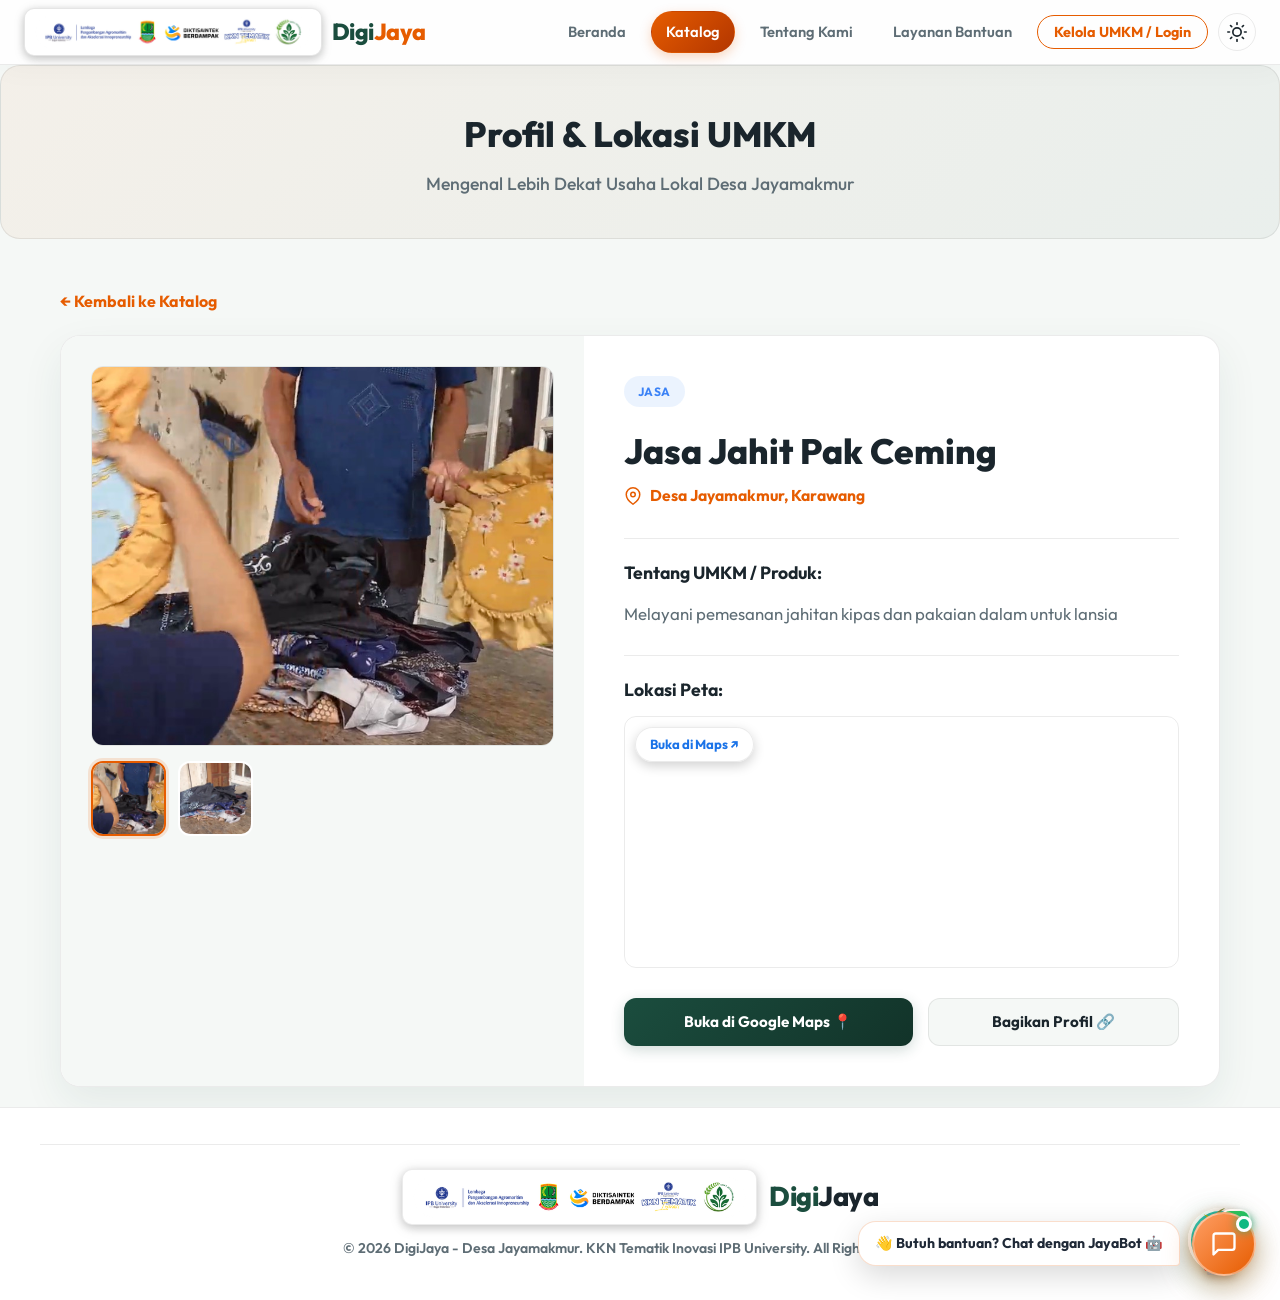
<file: Detail produk.html>
<!DOCTYPE html>
<html lang="id">
<head>
    <meta charset="UTF-8">
    <meta name="viewport" content="width=device-width, initial-scale=1.0">
    <title>Detail UMKM - Desa Jayamakmur</title>
    <link rel="stylesheet" href="assets/css/global.css?v=999">
    <link rel="stylesheet" href="assets/css/detail.css?v=999">
</head>
<body>

    <!-- Modern Navigation Bar -->
    <nav class="navbar">
        <div class="navbar-container">
            <a href="index.html" class="navbar-logo">
                <img src="assets/images/Header Wajib.png" alt="Logo Resmi Desa Jayamakmur" class="navbar-kkn-logo">
                <span class="logo-text"><span class="logo-accent">Digi</span>Jaya</span>
            </a>
            <div class="navbar-links">
                <a href="index.html" class="nav-link">Beranda</a>
                <a href="Main page.html" class="nav-link active">Katalog</a>
                <a href="tentang.html" class="nav-link">Tentang Kami</a>
                <button id="theme-toggle" class="theme-toggle-btn" aria-label="Ubah Tema Mode Gelap/Terang">
                    <svg class="sun-icon" width="20" height="20" viewBox="0 0 24 24" fill="none" stroke="currentColor" stroke-width="2" stroke-linecap="round" stroke-linejoin="round"><circle cx="12" cy="12" r="5"></circle><line x1="12" y1="1" x2="12" y2="3"></line><line x1="12" y1="21" x2="12" y2="23"></line><line x1="4.22" y1="4.22" x2="5.64" y2="5.64"></line><line x1="18.36" y1="18.36" x2="19.78" y2="19.78"></line><line x1="1" y1="12" x2="3" y2="12"></line><line x1="21" y1="12" x2="23" y2="12"></line><line x1="4.22" y1="19.78" x2="5.64" y2="18.36"></line><line x1="18.36" y1="5.64" x2="19.78" y2="4.22"></line></svg>
                    <svg class="moon-icon" width="20" height="20" viewBox="0 0 24 24" fill="none" stroke="currentColor" stroke-width="2" stroke-linecap="round" stroke-linejoin="round"><path d="M21 12.79A9 9 0 1 1 11.21 3 7 7 0 0 0 21 12.79z"></path></svg>
                </button>
            </div>
        </div>
    </nav>

    <header>
        <div class="containerHeader">
            <h1>Profil & Lokasi UMKM</h1>
            <p>Mengenal Lebih Dekat Usaha Lokal Desa Jayamakmur</p>
        </div>
    </header>

    <main class="container">
        <div style="margin-bottom: 20px;">
            <a href="Main page.html" class="btn-kembali">&larr; Kembali ke Katalog</a>
        </div>

        <section id="detailContainer">
            <p class="loading-text">Memuat detail informasi...</p>
        </section>
    </main>

    <!-- Toast Notification for Share Link -->
    <div id="toastNotification" class="toast-notification">Link profil berhasil disalin! 📋</div>

    <footer>
        <div class="footer-bottom" style="justify-content: center; flex-direction: column; text-align: center; gap: 12px; padding: 24px;">
            <a href="index.html" class="footer-logo" style="margin-bottom: 0;">
                <img src="assets/images/Header Wajib.png" alt="Logo Resmi Desa Jayamakmur" class="footer-kkn-logo">
                <span class="logo-text"><span class="logo-accent">Digi</span>Jaya</span>
            </a>
            <p style="margin: 0; font-size: 0.88rem; color: var(--text-muted); font-weight: 600;">&copy; 2026 DigiJaya - Desa Jayamakmur. KKN Tematik Inovasi IPB University. All Rights Reserved.</p>
        </div>
    </footer>



    <script type="module" src="Js/navbar.js?v=999"></script>
    <script type="module" src="Js/detail_app.js?v=999"></script>
</body>
</html>
</file>
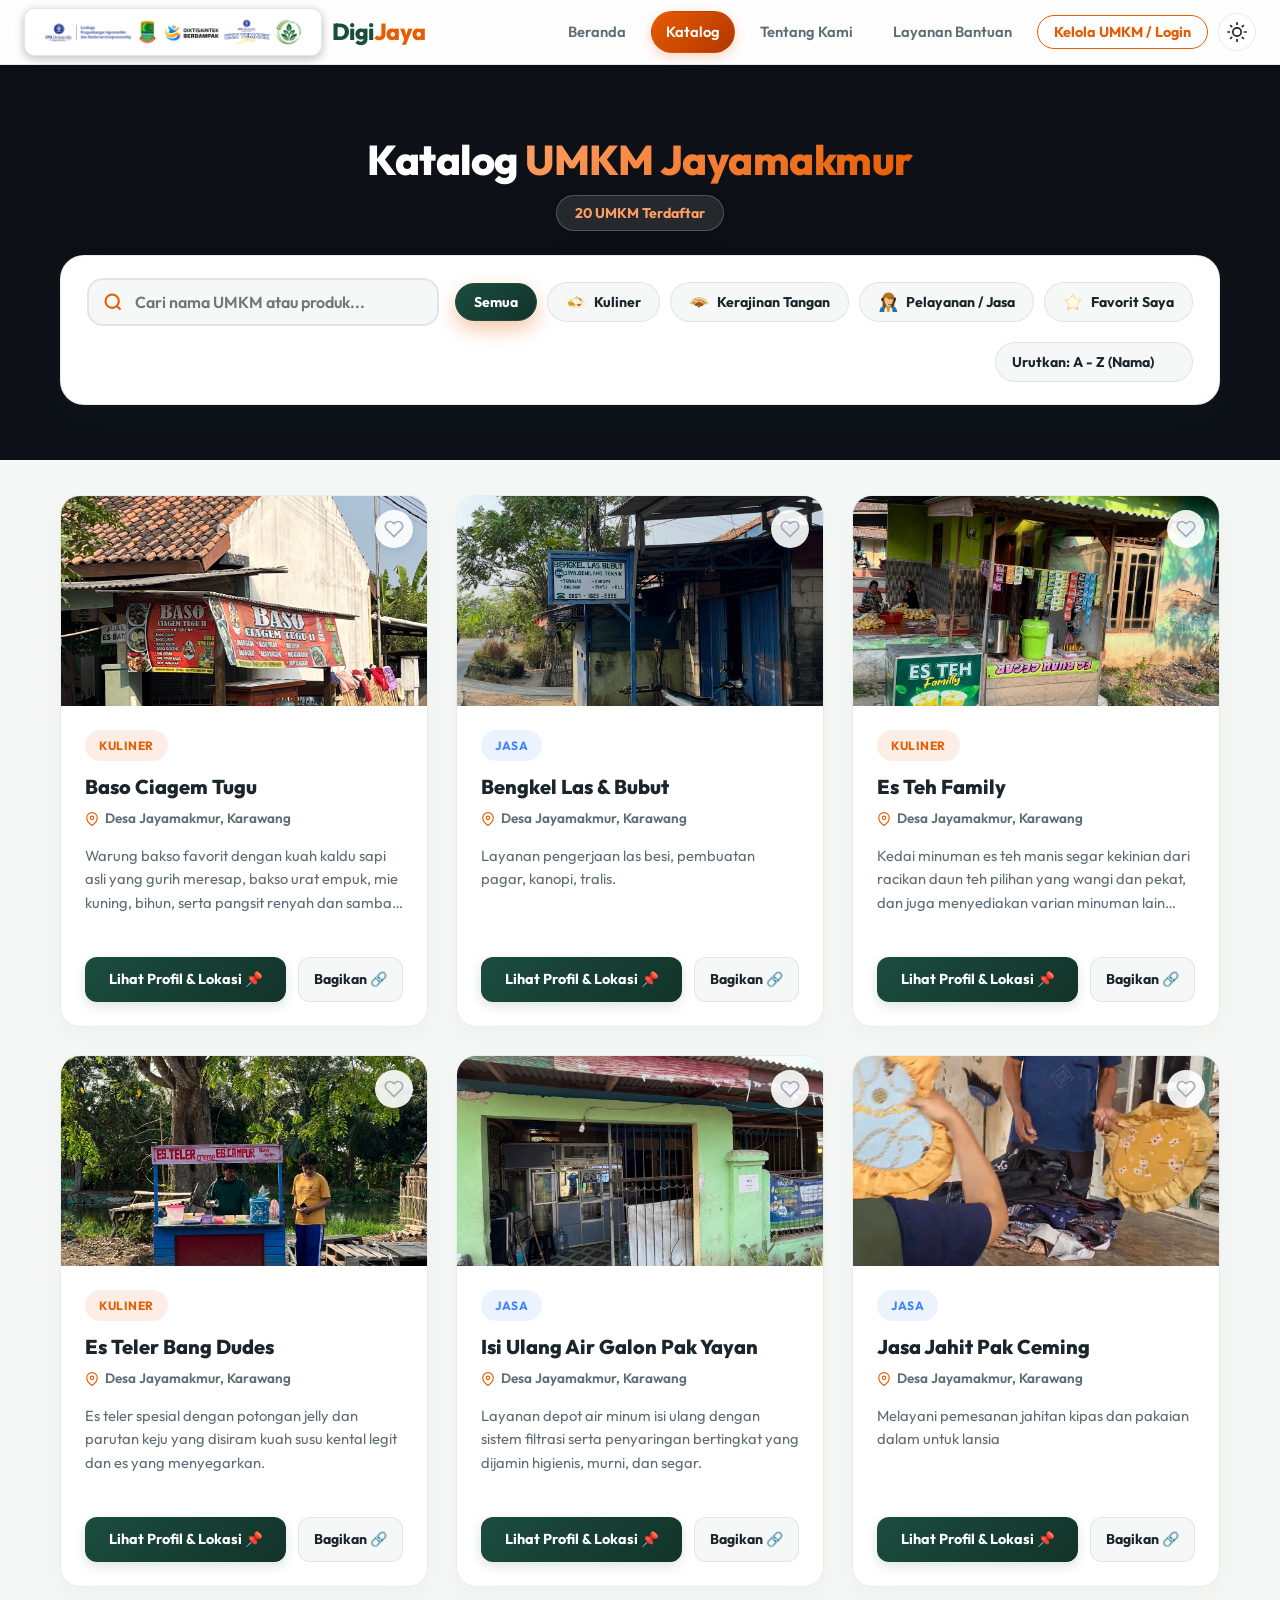
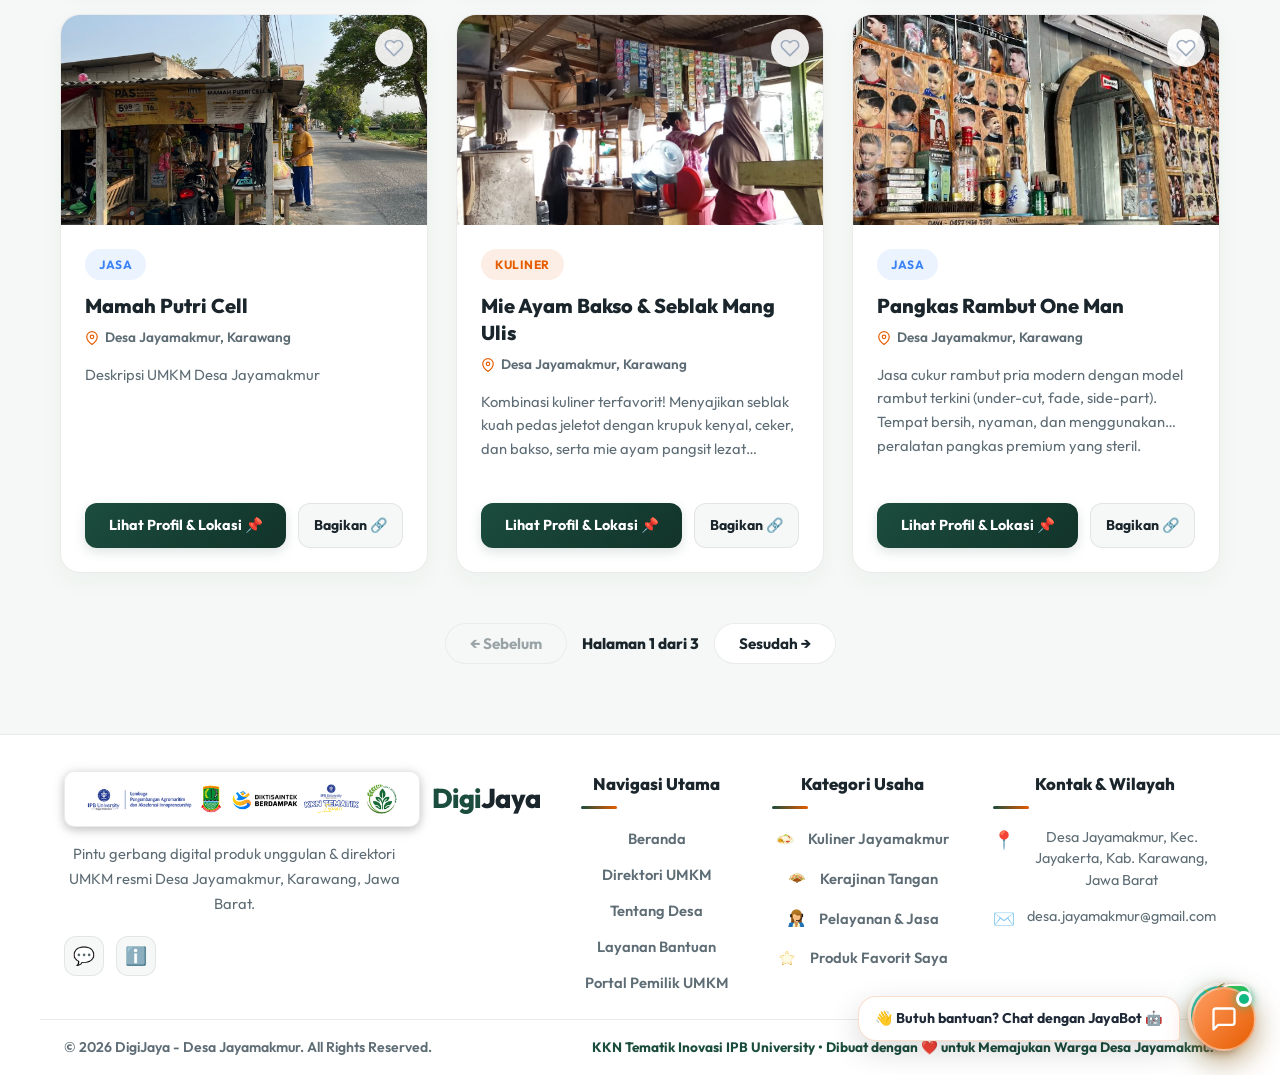
<file: Main page.html>
<!DOCTYPE html>
<html lang="id">

<head>
    <meta charset="UTF-8">
    <meta name="viewport" content="width=device-width, initial-scale=1.0">
    <title>Katalog UMKM - DigiJaya</title>
    <link rel="stylesheet" href="assets/css/global.css?v=99999">
    <link rel="stylesheet" href="assets/css/main.css?v=99999">
</head>

<body>

    <!-- Modern Navigation Bar -->
    <nav class="navbar">
        <div class="navbar-container">
            <a href="index.html" class="navbar-logo">
                <img src="assets/images/Header Wajib.png" alt="Logo Resmi Desa Jayamakmur" class="navbar-kkn-logo">
                <span class="logo-text"><span class="logo-accent">Digi</span>Jaya</span>
            </a>
            <div class="navbar-links">
                <a href="index.html" class="nav-link">Beranda</a>
                <a href="Main page.html" class="nav-link active">Katalog</a>
                <a href="tentang.html" class="nav-link">Tentang Kami</a>
                <a href="bantuan.html" class="nav-link">Layanan Bantuan</a>
                <button id="theme-toggle" class="theme-toggle-btn" aria-label="Ubah Tema Mode Gelap/Terang">
                    <svg class="sun-icon" width="20" height="20" viewBox="0 0 24 24" fill="none" stroke="currentColor"
                        stroke-width="2" stroke-linecap="round" stroke-linejoin="round">
                        <circle cx="12" cy="12" r="5"></circle>
                        <line x1="12" y1="1" x2="12" y2="3"></line>
                        <line x1="12" y1="21" x2="12" y2="23"></line>
                        <line x1="4.22" y1="4.22" x2="5.64" y2="5.64"></line>
                        <line x1="18.36" y1="18.36" x2="19.78" y2="19.78"></line>
                        <line x1="1" y1="12" x2="3" y2="12"></line>
                        <line x1="21" y1="12" x2="23" y2="12"></line>
                        <line x1="4.22" y1="19.78" x2="5.64" y2="18.36"></line>
                        <line x1="18.36" y1="5.64" x2="19.78" y2="4.22"></line>
                    </svg>
                    <svg class="moon-icon" width="20" height="20" viewBox="0 0 24 24" fill="none" stroke="currentColor"
                        stroke-width="2" stroke-linecap="round" stroke-linejoin="round">
                        <path d="M21 12.79A9 9 0 1 1 11.21 3 7 7 0 0 0 21 12.79z"></path>
                    </svg>
                </button>
            </div>
        </div>
    </nav>

    <!-- Sleek 3D Control Header & Filter Hub -->
    <header class="catalog-control-header">
        <div class="container">
            <div class="catalog-header-title-box">
                <h1 class="catalog-main-title">Katalog <span class="highlight-text">UMKM Jayamakmur</span></h1>
                <span class="catalog-count-badge" id="heroCatalogCountBadge">Menampilkan 22 UMKM Terdaftar</span>
            </div>

            <!-- Floating 3D Search & Filter Control Bar -->
            <div class="catalog-filter-bar" data-tilt-3d data-max-tilt="5">
                <!-- Search Box -->
                <div class="search-input-wrapper">
                    <svg class="search-icon" width="20" height="20" viewBox="0 0 24 24" fill="none"
                        stroke="currentColor" stroke-width="2.5">
                        <circle cx="11" cy="11" r="8"></circle>
                        <line x1="21" y1="21" x2="16.65" y2="16.65"></line>
                    </svg>
                    <input type="text" id="searchInput" placeholder="Cari nama UMKM atau produk..." autocomplete="off">
                    <button type="button" id="btnClearSearch" class="btn-clear-search" style="display:none;"
                        aria-label="Hapus pencarian">&times;</button>
                </div>

                <!-- Category Pills Filter -->
                <div class="category-pills-group">
                    <button type="button" class="pill-btn active" data-category="">Semua</button>
                    <button type="button" class="pill-btn" data-category="Kuliner"><img src="assets/images/Kuliner.png"
                            class="btn-icon-img" alt="Kuliner"> Kuliner</button>
                    <button type="button" class="pill-btn" data-category="Kerajinan"><img
                            src="assets/images/Kerajinan Tangan.png" class="btn-icon-img" alt="Kerajinan"> Kerajinan
                        Tangan</button>
                    <button type="button" class="pill-btn" data-category="Jasa"><img src="assets/images/Pelayanan.png"
                            class="btn-icon-img" alt="Pelayanan/Jasa"> Pelayanan / Jasa</button>
                    <button type="button" class="pill-btn" data-category="Favorit"><img src="assets/images/Favorit.png"
                            class="btn-icon-img" alt="Favorit"> Favorit Saya</button>
                </div>

                <!-- Sorting Dropdown -->
                <div class="sort-select-wrapper">
                    <select id="sortFilter" aria-label="Urutkan UMKM">
                        <option value="nama-asc">Urutkan: A - Z (Nama)</option>
                        <option value="nama-desc">Urutkan: Z - A (Nama)</option>
                        <option value="id-desc">Terbaru Didaftarkan</option>
                    </select>
                </div>

                <!-- Hidden select filter to keep state sync with JS -->
                <select id="categoryFilter" style="display:none;">
                    <option value="">Semua Kategori</option>
                    <option value="Kuliner">Kuliner</option>
                    <option value="Kerajinan">Kerajinan</option>
                    <option value="Jasa">Jasa</option>
                    <option value="Favorit">Favorit</option>
                </select>
            </div>

        </div>
    </header>

    <!-- Main Catalog Container -->
    <main class="container main-catalog-container" id="katalogSection">
        <section id="umkmContainer" class="umkm-grid">
            <!-- Dynamically populated by JS -->
        </section>

        <!-- Pagination Bar -->
        <div class="pagination-container">
            <button id="btn-prev" class="btn-page" disabled>&larr; Sebelum</button>
            <span id="page-info">Halaman 1 dari 1</span>
            <button id="btn-next" class="btn-page">Sesudah &rarr;</button>
        </div>
    </main>

    <!-- Toast Notification for Actions -->
    <div id="toastNotification" class="toast-notification">Link profil berhasil disalin! 📋</div>

    <!-- Rich Modern Footer -->
    <footer>
        <div class="footer-container">
            <div class="footer-brand">
                <a href="index.html" class="footer-logo">
                    <img src="assets/images/Header Wajib.png" alt="Logo Resmi Desa Jayamakmur" class="footer-kkn-logo">
                    <span class="logo-text"><span class="logo-accent">Digi</span>Jaya</span>
                </a>
                <p>Pintu gerbang digital produk unggulan & direktori UMKM resmi Desa Jayamakmur, Karawang, Jawa Barat.</p>
                <div class="footer-socials">
                    <a href="https://wa.me/6281234567890" target="_blank" class="footer-social-btn" title="WhatsApp Hotline">💬</a>
                    <a href="tentang.html" class="footer-social-btn" title="Tentang Web">ℹ️</a>
                </div>
            </div>

            <div class="footer-column">
                <h4>Navigasi Utama</h4>
                <ul class="footer-links">
                    <li><a href="index.html">Beranda</a></li>
                    <li><a href="Main page.html">Direktori UMKM</a></li>
                    <li><a href="tentang.html">Tentang Desa</a></li>
                    <li><a href="bantuan.html">Layanan Bantuan</a></li>
                    <li><a href="owner.html">Portal Pemilik UMKM</a></li>
                </ul>
            </div>

            <div class="footer-column">
                <h4>Kategori Usaha</h4>
                <ul class="footer-links">
                    <li><a href="Main page.html?category=Kuliner"><img src="assets/images/Kuliner.png" class="footer-icon-img" alt=""> Kuliner Jayamakmur</a></li>
                    <li><a href="Main page.html?category=Kerajinan"><img src="assets/images/Kerajinan Tangan.png" class="footer-icon-img" alt=""> Kerajinan Tangan</a></li>
                    <li><a href="Main page.html?category=Jasa"><img src="assets/images/Pelayanan.png" class="footer-icon-img" alt=""> Pelayanan & Jasa</a></li>
                    <li><a href="Main page.html?category=Favorit"><img src="assets/images/Favorit.png" class="footer-icon-img" alt=""> Produk Favorit Saya</a></li>
                </ul>
            </div>

            <div class="footer-column">
                <h4>Kontak & Wilayah</h4>
                <div class="footer-contact-item">
                    <span>📍</span>
                    <span>Desa Jayamakmur, Kec. Jayakerta, Kab. Karawang, Jawa Barat</span>
                </div>
                <div class="footer-contact-item">
                    <span>✉️</span>
                    <span>desa.jayamakmur@gmail.com</span>
                </div>
            </div>
        </div>

        <div class="footer-bottom">
            <p>&copy; 2026 DigiJaya - Desa Jayamakmur. All Rights Reserved.</p>
            <p class="credit-text">KKN Tematik Inovasi IPB University &bull; Dibuat dengan ❤️ untuk Memajukan Warga Desa Jayamakmur</p>
        </div>
    </footer>

    <!-- Script Utama Aplikasi Katalog -->
    <script type="module" src="Js/navbar.js?v=9999999"></script>
    <script type="module" src="Js/App.js?v=9999999"></script>
</body>

</html>
</file>
<file: assets/css/global.css>
@import url('https://fonts.googleapis.com/css2?family=Dancing+Script:wght@600;700&family=Outfit:wght@300;400;500;600;700;800&display=swap');
@import url('auth.css');

/* ==========================================================================
   RESET & BASE STYLES & THEMING SYSTEM
   ========================================================================== */
:root {
    /* Terracotta & Emerald Green Theme (Light Mode) */
    --primary-teal: #e65c00; /* Terracotta Orange */
    --primary-teal-dark: #b33600;
    --accent-orange: #1b4d3e; /* Forest Emerald Green */
    --accent-orange-dark: #123329;
    --accent-terracotta: #e65c00;
    --bg-light: #f5f8f6; /* Soft Herb Background */
    --card-bg: #ffffff;
    --text-dark: #1a252c;
    --text-muted: #5e6d75;
    --shadow-floating: 0 16px 40px rgba(27, 77, 62, 0.08);
    --shadow-card: 0 8px 24px rgba(27, 77, 62, 0.04);
    --radius-lg: 20px;
    --radius-md: 12px;
    --radius-pill: 50px;
    --border-color: rgba(0, 0, 0, 0.08);
    --navbar-bg: rgba(255, 255, 255, 0.85);
    --toast-bg: #1a252c;
    --toast-color: #ffffff;
    --accent-gold: #f39c12;
}

:root[data-theme="dark"] {
    /* Terracotta & Emerald Green Theme (Dark Mode) */
    --primary-teal: #ff751a; /* Lighter Terracotta for high contrast */
    --primary-teal-dark: #e65c00;
    --accent-orange: #2bb38e; /* Lighter Emerald Green for contrast */
    --accent-orange-dark: #1b4d3e;
    --accent-terracotta: #ff751a;
    --bg-light: #0d1215; /* Rich Dark Slate */
    --card-bg: #161c20; /* Darker Slate Card Surface */
    --text-dark: #ecf0f2;
    --text-muted: #8ca0ab;
    --shadow-floating: 0 16px 40px rgba(0, 0, 0, 0.4);
    --shadow-card: 0 8px 24px rgba(0, 0, 0, 0.25);
    --border-color: rgba(255, 255, 255, 0.1);
    --navbar-bg: rgba(13, 18, 21, 0.85);
    --toast-bg: #ecf0f2;
    --toast-color: #0d1215;
    --accent-gold: #f5b041;
}

* {
    margin: 0;
    padding: 0;
    box-sizing: border-box;
    font-family: 'Outfit', 'Segoe UI', Tahoma, Geneva, Verdana, sans-serif;
}

/* Smooth Modern Custom Scrollbars */
::-webkit-scrollbar {
    width: 10px;
    height: 10px;
}

::-webkit-scrollbar-track {
    background: var(--bg-light);
}

::-webkit-scrollbar-thumb {
    background: rgba(140, 150, 160, 0.35);
    border-radius: 10px;
    border: 2px solid var(--bg-light);
    transition: background 0.3s cubic-bezier(0.16, 1, 0.3, 1);
}

::-webkit-scrollbar-thumb:hover {
    background: var(--primary-teal);
}

:root[data-theme="dark"] ::-webkit-scrollbar-thumb {
    background: rgba(255, 255, 255, 0.22);
}

:root[data-theme="dark"] ::-webkit-scrollbar-thumb:hover {
    background: var(--primary-teal);
}

html {
    scroll-behavior: smooth;
    background-color: var(--card-bg);
}

body {
    background-color: var(--bg-light);
    color: var(--text-dark);
    line-height: 1.6;
    display: flex;
    flex-direction: column;
    min-height: 100vh;
    animation: fadeInUp 0.7s cubic-bezier(0.16, 1, 0.3, 1) both;
}

/* Targeted Smooth Transitions for Interactive Elements */
a, button, input, select, textarea, .nav-link, .btn, .card, .umkm-card, .footer-social-btn, .theme-toggle-btn {
    transition: background-color 0.3s cubic-bezier(0.16, 1, 0.3, 1),
                color 0.3s cubic-bezier(0.16, 1, 0.3, 1),
                border-color 0.3s cubic-bezier(0.16, 1, 0.3, 1),
                box-shadow 0.35s cubic-bezier(0.16, 1, 0.3, 1),
                transform 0.35s cubic-bezier(0.16, 1, 0.3, 1),
                opacity 0.3s cubic-bezier(0.16, 1, 0.3, 1);
}

/* Active Touch/Click Press Physics */
button:active, .btn:active, .nav-link:active, .footer-social-btn:active, .theme-toggle-btn:active {
    transform: scale(0.96) !important;
}

/* Smooth Theme Switching Fade */
.theme-transitioning,
.theme-transitioning *,
.theme-transitioning *::before,
.theme-transitioning *::after {
    transition: background-color 0.4s ease, color 0.4s ease, border-color 0.4s ease, box-shadow 0.4s ease !important;
}

/* Hardware Acceleration Class */
.smooth-gpu {
    will-change: transform, opacity;
    transform: translateZ(0);
    backface-visibility: hidden;
}

/* Smooth Scroll Reveal Animations */
.smooth-reveal {
    opacity: 0;
    transform: translateY(30px);
    transition: opacity 0.75s cubic-bezier(0.16, 1, 0.3, 1),
                transform 0.75s cubic-bezier(0.16, 1, 0.3, 1);
    will-change: opacity, transform;
}

.smooth-reveal.smooth-reveal-visible {
    opacity: 1;
    transform: translateY(0) scale(1);
}

.smooth-reveal-delay-1 { transition-delay: 0.08s; }
.smooth-reveal-delay-2 { transition-delay: 0.16s; }
.smooth-reveal-delay-3 { transition-delay: 0.24s; }
.smooth-reveal-delay-4 { transition-delay: 0.32s; }

/* Smooth Back To Top Floating Button */
.back-to-top-btn {
    position: fixed;
    bottom: 28px;
    right: 28px;
    width: 48px;
    height: 48px;
    border-radius: 50%;
    background: linear-gradient(135deg, var(--primary-teal) 0%, var(--primary-teal-dark) 100%);
    color: #ffffff;
    border: none;
    cursor: pointer;
    display: flex;
    align-items: center;
    justify-content: center;
    box-shadow: 0 8px 24px rgba(230, 92, 0, 0.35);
    z-index: 990;
    opacity: 0;
    transform: translateY(20px) scale(0.8);
    pointer-events: none;
    transition: opacity 0.35s cubic-bezier(0.16, 1, 0.3, 1),
                transform 0.35s cubic-bezier(0.16, 1, 0.3, 1),
                box-shadow 0.3s ease;
}

.back-to-top-btn.visible {
    opacity: 1;
    transform: translateY(0) scale(1);
    pointer-events: auto;
}

.back-to-top-btn:hover {
    transform: translateY(-4px) scale(1.08);
    box-shadow: 0 12px 28px rgba(230, 92, 0, 0.5);
}

/* Image Fade In */
img.img-loading {
    opacity: 0;
    transition: opacity 0.4s ease;
}

img.img-loaded {
    opacity: 1;
}

@keyframes fadeInUp {
    from {
        opacity: 0;
        transform: translateY(20px);
    }
    to {
        opacity: 1;
        transform: translateY(0);
    }
}


.container {
    max-width: 1200px;
    margin: 0 auto;
    padding: 20px;
}

/* ==========================================================================
   NAVIGATION BAR STYLES
   ========================================================================== */
.navbar {
    position: sticky;
    top: 0;
    z-index: 1000;
    background: var(--navbar-bg);
    backdrop-filter: blur(16px);
    -webkit-backdrop-filter: blur(16px);
    border-bottom: 1px solid var(--border-color);
    box-shadow: 0 4px 30px rgba(0, 0, 0, 0.03);
    transition: all 0.3s ease;
}

.navbar-container {
    width: 100%;
    max-width: 100%;
    margin: 0;
    display: flex;
    justify-content: space-between;
    align-items: center;
    padding: 8px 24px;
}

.navbar-logo {
    font-size: 1.45rem;
    font-weight: 800;
    color: var(--primary-teal);
    text-decoration: none;
    display: flex;
    align-items: center;
    gap: 10px;
    letter-spacing: -0.5px;
    transition: transform 0.2s ease;
    flex-shrink: 0;
}

.navbar-logo .logo-accent {
    color: var(--accent-orange);
}

.navbar-logo:hover {
    transform: scale(1.02);
}

.navbar-kkn-logo {
    height: 48px;
    max-height: 52px;
    width: auto;
    object-fit: contain;
    background: #ffffff;
    padding: 4px 10px;
    border-radius: 10px;
    border: 1px solid rgba(0, 0, 0, 0.1);
    box-shadow: 0 3px 10px rgba(0, 0, 0, 0.12);
    filter: drop-shadow(0 2px 5px rgba(0, 0, 0, 0.15));
    transition: all 0.25s ease;
}

.navbar-logo:hover .navbar-kkn-logo {
    transform: scale(1.04);
    box-shadow: 0 5px 15px rgba(0, 0, 0, 0.18);
}

.navbar-links {
    display: flex;
    align-items: center;
    gap: 10px;
    flex-wrap: nowrap;
}

.nav-link {
    color: var(--text-muted);
    text-decoration: none;
    font-weight: 600;
    font-size: 0.92rem;
    padding: 8px 14px;
    border-radius: var(--radius-pill);
    transition: all 0.25s ease;
    border: 1px solid transparent;
    white-space: nowrap;
}

.nav-link:hover {
    color: var(--primary-teal);
    background: rgba(230, 92, 0, 0.08);
}

.nav-link.active {
    color: #ffffff;
    background: linear-gradient(135deg, var(--primary-teal) 0%, var(--primary-teal-dark) 100%);
    box-shadow: 0 4px 12px rgba(230, 92, 0, 0.25);
}

/* Dark Mode Switcher Button */
.theme-toggle-btn {
    background: transparent;
    border: 1px solid var(--border-color);
    color: var(--text-dark);
    padding: 8px;
    border-radius: 50%;
    cursor: pointer;
    display: flex;
    align-items: center;
    justify-content: center;
    transition: all 0.3s ease;
    width: 38px;
    height: 38px;
    outline: none;
}

.theme-toggle-btn:hover {
    background: rgba(230, 92, 0, 0.08);
    border-color: var(--primary-teal);
    color: var(--primary-teal);
    transform: scale(1.08);
}

.theme-toggle-btn svg {
    transition: transform 0.5s ease;
}

.theme-toggle-btn:hover svg {
    transform: rotate(20deg);
}

.theme-toggle-btn .sun-icon {
    display: block;
}

.theme-toggle-btn .moon-icon {
    display: none;
}

:root[data-theme="dark"] .theme-toggle-btn .sun-icon {
    display: none;
}

:root[data-theme="dark"] .theme-toggle-btn .moon-icon {
    display: block;
}

/* Mobile Toggle Button */
.navbar-toggle-btn {
    display: none;
    background: transparent;
    border: 1px solid var(--border-color);
    color: var(--text-dark);
    padding: 8px;
    border-radius: var(--radius-md);
    cursor: pointer;
    align-items: center;
    justify-content: center;
    transition: all 0.25s ease;
    width: 42px;
    height: 42px;
}

.navbar-toggle-btn:hover {
    background: rgba(230, 92, 0, 0.08);
    border-color: var(--primary-teal);
    color: var(--primary-teal);
}

@media (max-width: 768px) {
    .navbar-container {
        position: relative;
        padding: 12px 18px;
        justify-content: space-between;
    }
    
    .navbar-toggle-btn {
        display: flex;
    }

    .navbar-links {
        display: none;
        position: absolute;
        top: 100%;
        left: 0;
        right: 0;
        flex-direction: column;
        background: var(--card-bg);
        padding: 20px;
        border-bottom: 1px solid var(--border-color);
        box-shadow: var(--shadow-floating);
        gap: 12px;
        opacity: 0;
        transform: translateY(-10px);
        transition: opacity 0.3s ease, transform 0.3s ease;
        pointer-events: none;
        z-index: 999;
    }

    .navbar-links.active {
        display: flex;
        opacity: 1;
        transform: translateY(0);
        pointer-events: auto;
    }

    .nav-link, .btn-logout, .btn-login-trigger {
        width: 100%;
        text-align: center;
        justify-content: center;
        padding: 12px 18px;
        font-size: 1rem;
    }

    .navbar-role-badge {
        width: 100%;
        text-align: center;
        margin-bottom: 4px;
    }

    .theme-toggle-btn {
        margin: 6px auto 0 auto;
    }
}


/* ==========================================================================
   FOOTER
   ========================================================================== */
footer {
    background-color: var(--card-bg);
    color: var(--text-muted);
    text-align: center;
    padding: 24px;
    margin-top: auto;
    font-size: 0.9rem;
    border-top: 1px solid var(--border-color);
}

/* ==========================================================================
   SHARED UI COMPONENTS
   ========================================================================== */
/* Badges Kategori Berwarna Dinamis */
[class^="badge-"] {
    display: inline-block;
    padding: 6px 14px;
    border-radius: var(--radius-pill);
    font-size: 0.75rem;
    font-weight: 700;
    text-transform: uppercase;
    align-self: flex-start;
    margin-bottom: 12px;
    letter-spacing: 0.5px;
}

.badge-kuliner { background-color: rgba(230, 92, 0, 0.1); color: var(--primary-teal); }
.badge-kerajinan { background-color: rgba(27, 77, 62, 0.1); color: var(--accent-orange); }
.badge-jasa { background-color: rgba(66, 133, 244, 0.1); color: #3b82f6; }

:root[data-theme="dark"] .badge-kuliner { background-color: rgba(255, 117, 26, 0.15); color: #ff8533; }
:root[data-theme="dark"] .badge-kerajinan { background-color: rgba(43, 179, 142, 0.15); color: #4cdbb4; }
:root[data-theme="dark"] .badge-jasa { background-color: rgba(59, 130, 246, 0.15); color: #60a5fa; }

/* Tombol WhatsApp */
.btn-whatsapp {
    display: block;
    text-align: center;
    background-color: #25d366;
    color: white;
    padding: 10px 15px;
    text-decoration: none;
    border-radius: var(--radius-md);
    font-weight: 600;
    transition: all 0.25s ease;
}

.btn-whatsapp:hover {
    background-color: #1ebe57;
    box-shadow: 0 4px 12px rgba(37, 211, 102, 0.2);
}

/* Tombol Kembali */
.btn-kembali {
    display: inline-flex;
    align-items: center;
    gap: 6px;
    color: var(--primary-teal);
    text-decoration: none;
    font-weight: 700;
    transition: all 0.2s ease;
}

.btn-kembali:hover {
    color: var(--accent-orange);
    transform: translateX(-4px);
}

/* State Status Data */
.loading-text, .empty-text {
    grid-column: 1 / -1;
    text-align: center;
    padding: 40px;
    color: var(--text-muted);
    font-size: 1.1rem;
}

/* ==========================================================================
   GLOBAL PAGE HEADER (containerHeader)
   ========================================================================== */
.containerHeader {
    text-align: center;
    padding: 40px 20px;
    background: linear-gradient(135deg, rgba(230, 92, 0, 0.05) 0%, rgba(27, 77, 62, 0.05) 100%);
    border-radius: var(--radius-lg);
    margin-bottom: 30px;
    border: 1px solid var(--border-color);
}

.containerHeader h1 {
    color: var(--text-dark);
    font-size: 2.2rem;
    font-weight: 800;
    margin-bottom: 8px;
}

.containerHeader p {
    color: var(--text-muted);
    font-size: 1.1rem;
    font-weight: 500;
}

@media (max-width: 768px) {
    .containerHeader h1 {
        font-size: 1.8rem;
    }
}

/* ==========================================================================
   RICH MODERN FOOTER STYLES & STICKY POSITIONING
   ========================================================================== */
footer {
    margin-top: auto;
    background: var(--card-bg);
    border-top: 1px solid var(--border-color);
    padding: 36px 0 16px 0;
    color: var(--text-dark);
    position: relative;
    z-index: 10;
    width: 100%;
}

.footer-container {
    max-width: 1200px;
    margin: 0 auto;
    padding: 0 24px;
    display: grid;
    grid-template-columns: 1.8fr 1fr 1.2fr 1.3fr;
    gap: 40px;
    margin-bottom: 24px;
}

.footer-logo {
    font-size: 1.7rem;
    font-weight: 800;
    color: var(--text-dark);
    text-decoration: none;
    display: inline-flex;
    align-items: center;
    gap: 12px;
    margin-bottom: 14px;
    letter-spacing: -0.5px;
    transition: transform 0.2s ease;
}

.footer-logo:hover {
    transform: scale(1.02);
}

.footer-brand .footer-logo {
    margin-bottom: 14px;
}

.footer-kkn-logo {
    height: 56px;
    width: auto;
    object-fit: contain;
    background: #ffffff;
    padding: 4px 10px;
    border-radius: 10px;
    border: 1px solid rgba(0, 0, 0, 0.08);
    box-shadow: 0 3px 10px rgba(0, 0, 0, 0.12);
    filter: drop-shadow(0 2px 6px rgba(0, 0, 0, 0.15));
    transition: all 0.25s ease;
}

.footer-logo:hover .footer-kkn-logo {
    transform: scale(1.06);
    box-shadow: 0 5px 16px rgba(0, 0, 0, 0.2);
}

.footer-logo .logo-accent,
.footer-brand .footer-logo .logo-accent {
    color: var(--accent-orange);
}

.footer-brand p {
    font-size: 0.92rem;
    color: var(--text-muted);
    line-height: 1.7;
    margin-bottom: 20px;
    max-width: 340px;
}

.footer-socials {
    display: flex;
    gap: 12px;
}

.footer-social-btn {
    width: 40px;
    height: 40px;
    border-radius: 12px;
    background: var(--bg-light);
    border: 1px solid var(--border-color);
    color: var(--text-dark);
    display: flex;
    align-items: center;
    justify-content: center;
    text-decoration: none;
    font-size: 1.1rem;
    transition: all 0.25s ease;
}

.footer-social-btn:hover {
    background: var(--primary-teal);
    color: #ffffff;
    border-color: var(--primary-teal);
    box-shadow: 0 6px 16px rgba(27, 77, 62, 0.3);
}

.footer-column h4 {
    font-size: 1.05rem;
    font-weight: 800;
    color: var(--text-dark);
    margin-bottom: 18px;
    position: relative;
}

.footer-column h4::after {
    content: '';
    display: block;
    width: 36px;
    height: 3px;
    background: linear-gradient(90deg, var(--accent-orange) 0%, var(--primary-teal) 100%);
    margin-top: 8px;
    border-radius: 3px;
}

.footer-links {
    list-style: none;
    padding: 0;
    margin: 0;
    display: flex;
    flex-direction: column;
    gap: 12px;
}

.footer-links a {
    color: var(--text-muted);
    text-decoration: none;
    font-size: 0.92rem;
    font-weight: 600;
    display: inline-flex;
    align-items: center;
    gap: 8px;
    transition: all 0.2s ease;
}

.footer-links a:hover {
    color: var(--accent-orange);
    padding-left: 6px;
}

.footer-contact-item {
    display: flex;
    align-items: flex-start;
    gap: 12px;
    margin-bottom: 14px;
    font-size: 0.9rem;
    color: var(--text-muted);
    line-height: 1.5;
}

.footer-contact-item span:first-child {
    font-size: 1.1rem;
    flex-shrink: 0;
}

.footer-bottom {
    max-width: 1200px;
    margin: 0 auto;
    padding: 16px 24px 0 24px;
    border-top: 1px solid var(--border-color);
    display: flex;
    justify-content: space-between;
    align-items: center;
    flex-wrap: wrap;
    gap: 12px;
    font-size: 0.88rem;
    color: var(--text-muted);
    font-weight: 600;
}

.footer-bottom p {
    margin: 0;
    padding: 0;
}

.footer-bottom .credit-text {
    font-size: 0.85rem;
    color: var(--accent-orange);
    font-weight: 700;
}

@media (max-width: 900px) {
    .footer-container {
        grid-template-columns: 1fr 1fr;
        gap: 32px;
    }
    
    .footer-bottom {
        flex-direction: column;
        text-align: center;
    }
}

@media (max-width: 550px) {
    .footer-container {
        grid-template-columns: 1fr;
        gap: 28px;
    }
}

/* ==========================================================================
   WIDGET ASISTEN MASKOT DIGITAL SI JAYA 🌾🤖
   ========================================================================== */
.mascot-floating-btn {
    position: fixed;
    bottom: 28px;
    right: 28px;
    width: 64px;
    height: 64px;
    border-radius: 50%;
    background: linear-gradient(135deg, #2dd4bf 0%, #0d9488 50%, #e65c00 100%);
    border: 3px solid rgba(255, 255, 255, 0.9);
    box-shadow: 0 10px 30px rgba(13, 148, 136, 0.4), 0 4px 12px rgba(230, 92, 0, 0.3);
    cursor: pointer;
    z-index: 9999;
    display: flex;
    align-items: center;
    justify-content: center;
    transition: transform 0.3s cubic-bezier(0.34, 1.56, 0.64, 1), box-shadow 0.3s ease;
}

.mascot-floating-btn:hover {
    transform: scale(1.12) rotate(4deg);
    box-shadow: 0 16px 40px rgba(13, 148, 136, 0.5), 0 6px 20px rgba(230, 92, 0, 0.4);
}

.mascot-avatar-inner {
    position: relative;
    display: flex;
    align-items: center;
    justify-content: center;
    width: 100%;
    height: 100%;
}

.mascot-icon-emoji {
    font-size: 1.8rem;
    filter: drop-shadow(0 2px 4px rgba(0,0,0,0.3));
}

.mascot-online-badge {
    position: absolute;
    top: -2px;
    right: -2px;
    background: #22c55e;
    color: white;
    font-size: 0.62rem;
    font-weight: 800;
    padding: 2px 6px;
    border-radius: 10px;
    border: 2px solid white;
    box-shadow: 0 2px 6px rgba(0,0,0,0.2);
}

.mascot-speech-bubble {
    position: fixed;
    bottom: 102px;
    right: 28px;
    background: var(--card-bg, #ffffff);
    color: var(--text-dark, #0f172a);
    padding: 12px 18px;
    border-radius: 18px 18px 4px 18px;
    box-shadow: 0 12px 36px rgba(0,0,0,0.15), 0 0 0 1px rgba(45,212,191,0.2);
    z-index: 9998;
    max-width: 240px;
    opacity: 0;
    transform: translateY(12px) scale(0.9);
    pointer-events: none;
    transition: opacity 0.4s ease, transform 0.4s cubic-bezier(0.34, 1.56, 0.64, 1);
    font-size: 0.88rem;
    line-height: 1.4;
}

.mascot-speech-bubble.show {
    opacity: 1;
    transform: translateY(0) scale(1);
    pointer-events: auto;
}

.mascot-speech-bubble small {
    display: block;
    color: var(--accent-orange, #e65c00);
    font-weight: 700;
    margin-top: 4px;
    font-size: 0.78rem;
}

/* Modal Asisten Si Jaya */
.mascot-modal-overlay {
    position: fixed;
    top: 0;
    left: 0;
    width: 100vw;
    height: 100vh;
    background: rgba(15, 23, 42, 0.5);
    backdrop-filter: blur(8px);
    z-index: 10000;
    display: flex;
    align-items: flex-end;
    justify-content: flex-end;
    padding: 24px;
    opacity: 0;
    pointer-events: none;
    transition: opacity 0.3s ease;
}

.mascot-modal-overlay.active {
    opacity: 1;
    pointer-events: auto;
}

.mascot-modal-card {
    width: 100%;
    max-width: 400px;
    height: 520px;
    background: var(--card-bg, #ffffff);
    border-radius: 28px;
    box-shadow: 0 24px 60px rgba(0,0,0,0.3), 0 0 0 1px rgba(45,212,191,0.3);
    display: flex;
    flex-direction: column;
    overflow: hidden;
    transform: translateY(30px) scale(0.95);
    transition: transform 0.35s cubic-bezier(0.16, 1, 0.3, 1);
}

.mascot-modal-overlay.active .mascot-modal-card {
    transform: translateY(0) scale(1);
}

.mascot-modal-header {
    background: linear-gradient(135deg, #1c2732 0%, #0d9488 100%);
    color: white;
    padding: 18px 20px;
    display: flex;
    align-items: center;
    justify-content: space-between;
}

.mascot-header-info {
    display: flex;
    align-items: center;
    gap: 12px;
}

.mascot-avatar-lg {
    font-size: 2.2rem;
    background: rgba(255,255,255,0.15);
    width: 48px;
    height: 48px;
    border-radius: 50%;
    display: flex;
    align-items: center;
    justify-content: center;
    border: 2px solid rgba(45,212,191,0.5);
}

.mascot-name {
    font-size: 1.1rem;
    font-weight: 800;
    margin: 0;
}

.mascot-tag {
    font-size: 0.7rem;
    background: var(--accent-orange, #e65c00);
    padding: 2px 8px;
    border-radius: 10px;
    font-weight: 700;
}

.mascot-status {
    font-size: 0.78rem;
    color: #2dd4bf;
    margin: 2px 0 0 0;
    font-weight: 600;
}

.mascot-close-btn {
    background: rgba(255,255,255,0.15);
    border: none;
    color: white;
    font-size: 1.5rem;
    width: 34px;
    height: 34px;
    border-radius: 50%;
    cursor: pointer;
    transition: background 0.2s ease;
}

.mascot-close-btn:hover {
    background: rgba(230, 92, 0, 0.8);
}

.mascot-modal-body {
    flex: 1;
    padding: 20px;
    overflow-y: auto;
    background: var(--bg-light, #f8fafc);
}

.mascot-dialog-box {
    display: flex;
    flex-direction: column;
    gap: 14px;
}

.mascot-msg {
    max-width: 88%;
    font-size: 0.9rem;
    line-height: 1.5;
}

.mascot-msg.bot p {
    background: var(--card-bg, #ffffff);
    color: var(--text-dark, #0f172a);
    padding: 14px 16px;
    border-radius: 18px 18px 18px 4px;
    box-shadow: 0 4px 12px rgba(0,0,0,0.06);
    border: 1px solid rgba(45,212,191,0.2);
    margin: 0;
}

.mascot-quick-chips {
    padding: 14px 16px;
    background: var(--card-bg, #ffffff);
    border-top: 1px solid var(--border-color, #e2e8f0);
    display: flex;
    gap: 8px;
    overflow-x: auto;
    scroll-behavior: smooth;
}

.mascot-quick-chips::-webkit-scrollbar {
    display: none;
}

.chip-btn {
    white-space: nowrap;
    background: rgba(45,212,191,0.1);
    color: var(--text-dark, #0f172a);
    border: 1px solid rgba(45,212,191,0.3);
    padding: 8px 14px;
    border-radius: 20px;
    font-size: 0.82rem;
    font-weight: 700;
    cursor: pointer;
    transition: all 0.2s ease;
}

.chip-btn:hover {
    background: var(--accent-orange, #e65c00);
    color: white;
    border-color: var(--accent-orange, #e65c00);
    transform: translateY(-2px);
}

@media (max-width: 550px) {
    .mascot-modal-overlay {
        padding: 0;
    }
    .mascot-modal-card {
        max-width: 100%;
        height: 80vh;
        border-radius: 28px 28px 0 0;
    }
}
</file>
<file: assets/css/detail.css>
/* ==========================================================================
   DETAIL PAGE STYLES
   ========================================================================== */
.detail-wrapper {
    display: flex;
    background: var(--card-bg);
    border-radius: var(--radius-lg);
    overflow: hidden;
    box-shadow: var(--shadow-floating);
    margin-top: 20px;
    flex-wrap: wrap;
    border: 1px solid var(--border-color);
}

.detail-image-section {
    flex: 1;
    min-width: 320px;
    padding: 30px;
    display: flex;
    flex-direction: column;
    gap: 15px;
    background-color: var(--bg-light);
}

.detail-main-image-wrapper {
    width: 100%;
    height: 380px;
    border-radius: var(--radius-md);
    overflow: hidden;
    box-shadow: var(--shadow-sm);
    border: 1px solid var(--border-color);
}

.detail-main-image-wrapper img {
    width: 100%;
    height: 100%;
    object-fit: cover;
    transition: opacity 0.2s ease, transform 0.2s ease;
}

.detail-image-thumbs {
    display: flex;
    gap: 12px;
    justify-content: flex-start;
    flex-wrap: wrap;
}

.thumb-item {
    width: 75px;
    height: 75px;
    border-radius: var(--radius-md);
    overflow: hidden;
    border: 2px solid transparent;
    cursor: pointer;
    transition: all 0.25s ease;
    box-shadow: var(--shadow-sm);
    background-color: var(--card-bg);
}

.thumb-item img {
    width: 100%;
    height: 100%;
    object-fit: cover;
}

.thumb-item:hover {
    transform: translateY(-2px);
    border-color: var(--primary-teal);
}

.thumb-item.active {
    border-color: var(--primary-teal);
    box-shadow: 0 0 0 3px rgba(230, 92, 0, 0.15);
}

.detail-info {
    flex: 1.2;
    min-width: 320px;
    padding: 40px;
    display: flex;
    flex-direction: column;
}

.detail-badge {
    margin-bottom: 10px;
}

.detail-info h2 {
    color: var(--text-dark);
    font-size: 2.2rem;
    font-weight: 800;
    line-height: 1.25;
    margin-bottom: 10px;
}

.detail-location {
    display: flex;
    align-items: center;
    gap: 8px;
    color: var(--primary-teal);
    font-size: 0.98rem;
    font-weight: 700;
    margin-bottom: 20px;
}

.detail-divider {
    margin: 10px 0 20px 0;
    border: 0;
    border-top: 1px solid var(--border-color);
}

.detail-info h3 {
    color: var(--text-dark);
    font-size: 1.1rem;
    font-weight: 700;
    margin-bottom: 12px;
}

.detail-desc {
    color: var(--text-muted);
    font-size: 1.05rem;
    line-height: 1.8;
    margin-bottom: 25px;
}

/* Google Maps Embed Container */
.detail-map-section {
    margin-bottom: 30px;
    border-top: 1px solid var(--border-color);
    padding-top: 20px;
}

.detail-map-section h3 {
    margin-bottom: 12px;
}

.map-iframe-container {
    width: 100%;
    border-radius: var(--radius-md);
    overflow: hidden;
    border: 1px solid var(--border-color);
    box-shadow: var(--shadow-sm);
    position: relative;
}

.map-overlay-btn {
    position: absolute;
    top: 10px;
    left: 10px;
    z-index: 10;
    background: rgba(255, 255, 255, 0.95);
    color: #1a73e8;
    padding: 6px 14px;
    border-radius: 20px;
    font-size: 0.82rem;
    font-weight: 700;
    text-decoration: none;
    box-shadow: 0 4px 12px rgba(0, 0, 0, 0.18);
    display: inline-flex;
    align-items: center;
    gap: 5px;
    transition: all 0.25s ease;
    border: 1px solid rgba(0, 0, 0, 0.08);
}

body.dark-mode .map-overlay-btn {
    background: rgba(30, 41, 59, 0.95);
    color: #38bdf8;
    border-color: rgba(255, 255, 255, 0.15);
}

.map-overlay-btn:hover {
    box-shadow: 0 6px 18px rgba(0, 0, 0, 0.25);
    background: #ffffff;
    color: #1557b0;
}

body.dark-mode .map-overlay-btn:hover {
    background: #1e293b;
    color: #7dd3fc;
}

.map-iframe-container iframe {
    display: block;
}

/* Action box with buttons */
.action-box {
    margin-top: auto;
    display: flex;
    gap: 15px;
    flex-wrap: wrap;
}

.btn-whatsapp {
    flex: 1.5;
    display: inline-flex;
    align-items: center;
    justify-content: center;
    padding: 12px 24px;
    background-color: #25d366;
    color: #ffffff;
    text-decoration: none;
    border-radius: var(--radius-md);
    font-weight: 700;
    font-size: 0.95rem;
    transition: all 0.25s ease;
    box-shadow: 0 4px 14px rgba(37, 211, 102, 0.2);
}

.btn-whatsapp:hover {
    background-color: #1ebe57;
    box-shadow: 0 8px 22px rgba(37, 211, 102, 0.35);
    filter: brightness(1.05);
}

.btn-maps {
    flex: 1.2;
    display: inline-flex;
    align-items: center;
    justify-content: center;
    padding: 12px 24px;
    background: linear-gradient(135deg, var(--accent-orange) 0%, var(--accent-orange-dark) 100%);
    color: #ffffff;
    text-decoration: none;
    border-radius: var(--radius-md);
    font-weight: 700;
    font-size: 0.95rem;
    box-shadow: 0 4px 14px rgba(27, 77, 62, 0.2);
    transition: all 0.25s ease;
}

.btn-maps:hover {
    box-shadow: 0 8px 22px rgba(230, 92, 0, 0.4);
    background: linear-gradient(135deg, var(--accent-orange-dark) 0%, var(--accent-orange) 100%);
    filter: brightness(1.05);
}

.btn-share-detail {
    flex: 1;
    display: inline-flex;
    align-items: center;
    justify-content: center;
    padding: 12px 24px;
    background: var(--bg-light);
    color: var(--text-dark);
    border: 1px solid var(--border-color);
    border-radius: var(--radius-md);
    font-weight: 700;
    font-size: 0.95rem;
    cursor: pointer;
    transition: all 0.25s ease;
}

.btn-share-detail:hover {
    background: var(--border-color);
    color: var(--text-dark);
}

/* Toast Notification (if standalone) */
.toast-notification {
    position: fixed;
    bottom: 30px;
    right: 30px;
    background: var(--toast-bg);
    color: var(--toast-color);
    padding: 12px 24px;
    border-radius: 50px;
    font-weight: 700;
    font-size: 0.92rem;
    box-shadow: 0 10px 25px rgba(0, 0, 0, 0.2);
    opacity: 0;
    visibility: hidden;
    transform: translateY(20px);
    transition: all 0.3s cubic-bezier(0.68, -0.55, 0.265, 1.55);
    z-index: 2000;
}

.toast-notification.show {
    opacity: 1;
    visibility: visible;
    transform: translateY(0);
}

/* Responsive adjustment */
@media (max-width: 768px) {
    .detail-image-section {
        padding: 20px;
    }
    .detail-main-image-wrapper {
        height: 280px;
    }
    .detail-info {
        padding: 30px 20px;
    }
    .detail-info h2 {
        font-size: 1.8rem;
    }
    .action-box {
        flex-direction: column;
        gap: 10px;
    }
    .btn-whatsapp, .btn-maps, .btn-share-detail {
        width: 100%;
        flex: none;
    }
    .toast-notification {
        bottom: 20px;
        left: 20px;
        right: 20px;
        text-align: center;
    }
}
</file>
<file: assets/css/main.css>
/* ==========================================================================
   HERO BANNER SECTION (Inspired by Reference Design)
   ========================================================================== */
.hero-section {
    position: relative;
    background: var(--bg-dark, #0d1117);
    min-height: 420px;
    display: flex;
    align-items: center;
    justify-content: center;
    text-align: center;
    padding: 80px 20px 120px 20px;
    color: #ffffff;
    overflow: hidden;
}

.hero-bg-video {
    position: absolute;
    top: 50%;
    left: 50%;
    min-width: 100%;
    min-height: 100%;
    width: auto;
    height: auto;
    z-index: 0;
    transform: translate(-50%, -50%);
    object-fit: cover;
    pointer-events: none;
    opacity: 0.75;
    filter: brightness(0.85);
}

.hero-overlay {
    display: none;
}

.hero-content {
    position: relative;
    z-index: 2;
    max-width: 900px;
    margin: 0 auto;
}

.hero-title {
    font-size: 3rem;
    font-weight: 800;
    line-height: 1.25;
    margin-bottom: 16px;
    letter-spacing: -0.5px;
    text-shadow: 0 4px 15px rgba(0, 0, 0, 0.4);
}

.hero-title .script-text {
    font-family: 'Dancing Script', cursive;
    font-size: 4rem;
    font-weight: 700;
    color: var(--primary-teal);
    display: inline-block;
    transform: rotate(-3deg);
    margin: 0 8px;
    text-shadow: none;
}

.hero-subtitle {
    font-size: 1.2rem;
    font-weight: 400;
    color: rgba(255, 255, 255, 0.92);
    letter-spacing: 0.3px;
    max-width: 700px;
    margin: 0 auto;
    text-shadow: 0 2px 8px rgba(0, 0, 0, 0.4);
}

/* ==========================================================================
   STATISTICS SECTION
   ========================================================================== */
.stats-section {
    position: relative;
    z-index: 11;
    max-width: 1150px;
    margin: -60px auto 30px auto;
    padding: 0 20px;
}

.stats-container {
    display: grid;
    grid-template-columns: repeat(3, 1fr);
    gap: 20px;
    background: var(--card-bg);
    border-radius: var(--radius-lg);
    padding: 24px 30px;
    box-shadow: var(--shadow-floating);
    border: 1px solid var(--border-color);
}

.stats-card {
    display: flex;
    flex-direction: column;
    align-items: center;
    text-align: center;
    padding: 10px;
    position: relative;
}

.stats-card:not(:last-child)::after {
    content: '';
    position: absolute;
    right: -10px;
    top: 15%;
    height: 70%;
    width: 1px;
    background-color: var(--border-color);
}

@media (max-width: 768px) {
    .stats-container {
        grid-template-columns: 1fr;
        gap: 15px;
    }
    .stats-card:not(:last-child)::after {
        display: none;
    }
}

.stats-icon {
    width: 48px;
    height: 48px;
    border-radius: 50%;
    background: rgba(230, 92, 0, 0.08);
    color: var(--primary-teal);
    display: flex;
    align-items: center;
    justify-content: center;
    margin-bottom: 12px;
}

:root[data-theme="dark"] .stats-icon {
    background: rgba(255, 117, 26, 0.15);
}

.stats-number {
    font-size: 2.2rem;
    font-weight: 800;
    color: var(--text-dark);
    line-height: 1.2;
    margin-bottom: 4px;
}

.stats-label {
    font-size: 0.9rem;
    font-weight: 700;
    color: var(--text-muted);
}

/* ==========================================================================
   FLOATING RECOMMENDATION / SEARCH CARD (Matches Reference Card)
   ========================================================================== */
.recommendation-wrapper {
    position: relative;
    z-index: 10;
    max-width: 1150px;
    margin: 0 auto 40px auto;
    padding: 0 20px;
}

.recommendation-card {
    background: var(--card-bg);
    border-radius: var(--radius-lg);
    padding: 30px 35px;
    box-shadow: var(--shadow-card);
    border: 1px solid var(--border-color);
}

.recommendation-title {
    font-size: 1.45rem;
    font-weight: 800;
    color: var(--accent-orange);
    text-align: center;
    margin-bottom: 25px;
}

.recommendation-title .highlight-text {
    color: var(--primary-teal);
    font-weight: 700;
}

.recommendation-form {
    display: grid;
    grid-template-columns: 2fr 1.2fr 1.2fr 1fr;
    gap: 15px;
    align-items: flex-end;
}

.form-group {
    display: flex;
    flex-direction: column;
    gap: 8px;
}

.form-group label {
    font-size: 0.88rem;
    font-weight: 700;
    color: var(--text-dark);
    letter-spacing: 0.2px;
}

.input-with-icon, .select-with-icon {
    position: relative;
    display: flex;
    align-items: center;
}

.input-with-icon svg {
    position: absolute;
    left: 14px;
    color: var(--text-muted);
    pointer-events: none;
}

.input-with-icon input {
    width: 100%;
    padding: 12px 16px 12px 42px;
    border: 1px solid var(--border-color);
    border-radius: var(--radius-md);
    font-size: 0.95rem;
    color: var(--text-dark);
    background-color: var(--bg-light);
    transition: all 0.25s ease;
    outline: none;
}

.select-with-icon select {
    width: 100%;
    padding: 12px 38px 12px 16px;
    border: 1px solid var(--border-color);
    border-radius: var(--radius-md);
    font-size: 0.95rem;
    color: var(--text-dark);
    background-color: var(--bg-light);
    transition: all 0.25s ease;
    outline: none;
    appearance: none;
    cursor: pointer;
}

.select-with-icon .chevron-icon {
    position: absolute;
    right: 14px;
    color: var(--text-muted);
    pointer-events: none;
}

.input-with-icon input:focus, .select-with-icon select:focus {
    border-color: var(--primary-teal);
    background-color: var(--card-bg);
    box-shadow: 0 0 0 3px rgba(230, 92, 0, 0.15);
}

.btn-recommend {
    width: 100%;
    padding: 13px 18px;
    background: linear-gradient(135deg, var(--primary-teal) 0%, var(--primary-teal-dark) 100%);
    color: #ffffff;
    border: none;
    border-radius: var(--radius-pill);
    font-size: 0.95rem;
    font-weight: 700;
    cursor: pointer;
    box-shadow: 0 6px 18px rgba(230, 92, 0, 0.2);
    transition: all 0.3s ease;
    display: flex;
    align-items: center;
    justify-content: center;
    gap: 8px;
    white-space: nowrap;
}

.btn-recommend:hover {
    transform: translateY(-2px);
    box-shadow: 0 10px 24px rgba(230, 92, 0, 0.35);
    background: linear-gradient(135deg, var(--primary-teal-dark) 0%, var(--primary-teal) 100%);
}

.btn-recommend:active {
    transform: translateY(0);
}

/* ==========================================================================
   QUICK CATEGORY CHIPS
   ========================================================================== */
.quick-category-chips {
    display: flex;
    align-items: center;
    gap: 12px;
    margin-bottom: 35px;
    flex-wrap: wrap;
    justify-content: center;
}

.chip-label {
    font-size: 0.9rem;
    font-weight: 700;
    color: var(--text-muted);
}

.chip-btn {
    background: var(--card-bg);
    border: 1px solid var(--border-color);
    color: var(--text-dark);
    padding: 8px 18px;
    border-radius: var(--radius-pill);
    font-size: 0.9rem;
    font-weight: 600;
    cursor: pointer;
    transition: all 0.25s ease;
}

.chip-btn:hover {
    border-color: var(--primary-teal);
    color: var(--primary-teal);
    background: rgba(230, 92, 0, 0.05);
}

.chip-btn.active {
    background: var(--primary-teal);
    color: #ffffff;
    border-color: var(--primary-teal);
    box-shadow: 0 4px 12px rgba(230, 92, 0, 0.2);
}

/* ==========================================================================
   UMKM GRID & CARD COMPONENT
   ========================================================================== */
.main-catalog-container {
    padding-top: 10px;
}

.umkm-grid {
    display: grid;
    grid-template-columns: repeat(2, 1fr);
    gap: 28px;
    margin-bottom: 45px;
}

@media (max-width: 768px) {
    .umkm-grid {
        grid-template-columns: 1fr;
    }
}

.card-umkm {
    position: relative;
    background: var(--card-bg);
    border-radius: var(--radius-lg);
    overflow: hidden;
    box-shadow: var(--shadow-card);
    transition: transform 0.4s cubic-bezier(0.16, 1, 0.3, 1), box-shadow 0.4s cubic-bezier(0.16, 1, 0.3, 1), border-color 0.3s ease;
    display: flex;
    flex-direction: column;
    border: 1px solid var(--border-color);
}

.card-umkm:hover {
    transform: translateY(-6px);
    box-shadow: 0 20px 44px rgba(27, 77, 62, 0.18);
    border-color: var(--primary-teal);
}

.card-image-wrapper {
    position: relative;
    width: 100%;
    height: 210px;
    background-color: var(--bg-light);
    overflow: hidden;
}

.card-image-wrapper img {
    width: 100%;
    height: 100%;
    object-fit: cover;
    transition: transform 0.4s cubic-bezier(0.16, 1, 0.3, 1);
}

.card-umkm:hover .card-image-wrapper img {
    transform: scale(1.06);
}

/* Tombol Favorit (Wishlist) Melayang */
.btn-favorite {
    position: absolute;
    top: 14px;
    right: 14px;
    z-index: 5;
    background: rgba(255, 255, 255, 0.9);
    border: none;
    border-radius: 50%;
    width: 38px;
    height: 38px;
    display: flex;
    align-items: center;
    justify-content: center;
    cursor: pointer;
    box-shadow: 0 4px 10px rgba(0, 0, 0, 0.08);
    color: #a0aec0;
    transition: all 0.3s cubic-bezier(0.175, 0.885, 0.32, 1.275);
    outline: none;
}

.btn-favorite:hover {
    background: #ffffff;
    color: #e63946;
    box-shadow: 0 6px 16px rgba(230, 57, 70, 0.3);
}

.btn-favorite.active {
    background: #ffffff;
    color: #e63946;
}

.btn-favorite.active svg {
    fill: #e63946;
}

:root[data-theme="dark"] .btn-favorite {
    background: rgba(22, 28, 32, 0.95);
    color: var(--text-muted);
    box-shadow: 0 4px 10px rgba(0, 0, 0, 0.3);
}

:root[data-theme="dark"] .btn-favorite:hover {
    background: #161c20;
    color: #ff4d5a;
}

:root[data-theme="dark"] .btn-favorite.active {
    background: #161c20;
    color: #ff4d5a;
}

:root[data-theme="dark"] .btn-favorite.active svg {
    fill: #ff4d5a;
}

.card-content {
    padding: 24px;
    display: flex;
    flex-direction: column;
    flex-grow: 1;
}

.card-title {
    font-size: 1.25rem;
    font-weight: 800;
    margin-bottom: 8px;
    color: var(--text-dark);
    line-height: 1.35;
}

.card-location {
    font-size: 0.85rem;
    color: var(--text-muted);
    margin-bottom: 14px;
    display: flex;
    align-items: center;
    gap: 6px;
    font-weight: 600;
}

.card-location svg {
    color: var(--primary-teal);
    flex-shrink: 0;
}

.card-description {
    font-size: 0.92rem;
    color: var(--text-muted);
    margin-bottom: 18px;
    flex-grow: 1;
    display: -webkit-box;
    -webkit-line-clamp: 3;
    -webkit-box-orient: vertical;
    overflow: hidden;
    line-height: 1.6;
}

.card-main-link {
    text-decoration: none;
    color: inherit;
    display: flex;
    flex-direction: column;
    flex-grow: 1;
}

.card-action {
    padding: 0 24px 24px 24px;
    margin-top: auto;
    display: flex;
    gap: 12px;
    position: relative;
    z-index: 10;
}

.btn-detail {
    flex: 2.2;
    display: inline-block;
    text-align: center;
    background: linear-gradient(135deg, var(--accent-orange) 0%, var(--accent-orange-dark) 100%);
    color: white;
    padding: 11px 14px;
    text-decoration: none;
    border-radius: var(--radius-md);
    font-weight: 700;
    font-size: 0.9rem;
    transition: all 0.25s ease;
    box-shadow: 0 4px 12px rgba(27, 77, 62, 0.15);
}

.btn-detail:hover {
    box-shadow: 0 8px 22px rgba(230, 92, 0, 0.4);
    background: linear-gradient(135deg, var(--accent-orange-dark) 0%, var(--accent-orange) 100%);
    filter: brightness(1.06);
}

.btn-share {
    flex: 1;
    display: inline-block;
    text-align: center;
    background-color: var(--bg-light);
    color: var(--text-dark);
    border: 1px solid var(--border-color);
    padding: 11px 12px;
    border-radius: var(--radius-md);
    font-weight: 700;
    font-size: 0.88rem;
    cursor: pointer;
    transition: all 0.2s ease;
}

.btn-share:hover {
    background-color: var(--primary-teal);
    color: #ffffff;
    border-color: var(--primary-teal);
    box-shadow: 0 4px 14px rgba(27, 77, 62, 0.25);
}

/* ==========================================================================
   TOAST NOTIFICATION
   ========================================================================== */
.toast-notification {
    position: fixed;
    bottom: 30px;
    right: 30px;
    background: var(--toast-bg);
    color: var(--toast-color);
    padding: 12px 24px;
    border-radius: 50px;
    font-weight: 700;
    font-size: 0.92rem;
    box-shadow: 0 10px 30px rgba(0, 0, 0, 0.2);
    opacity: 0;
    visibility: hidden;
    transform: translateY(20px);
    transition: all 0.4s cubic-bezier(0.175, 0.885, 0.32, 1.2);
    z-index: 2000;
}

.toast-notification.show {
    opacity: 1;
    visibility: visible;
    transform: translateY(0);
}

/* ==========================================================================
   PAGINATION BUTTON STYLES
   ========================================================================== */
.pagination-container {
    display: flex;
    align-items: center;
    justify-content: center;
    gap: 15px;
    margin: 20px 0 50px 0;
}

.btn-page {
    background-color: var(--card-bg);
    color: var(--text-dark);
    border: 1px solid var(--border-color);
    padding: 10px 24px;
    font-size: 0.95rem;
    font-weight: 700;
    border-radius: var(--radius-pill);
    cursor: pointer;
    transition: all 0.25s ease;
    box-shadow: var(--shadow-sm);
}

.btn-page:hover:not(:disabled) {
    background-color: var(--primary-teal);
    color: #ffffff;
    border-color: var(--primary-teal);
    transform: translateY(-2px);
    box-shadow: 0 6px 14px rgba(230, 92, 0, 0.25);
}

.btn-page:active:not(:disabled) {
    transform: translateY(0);
}

.btn-page:disabled {
    background-color: var(--bg-light);
    color: var(--text-muted);
    box-shadow: none;
    cursor: not-allowed;
    opacity: 0.6;
}

#page-info {
    font-weight: 800;
    color: var(--text-dark);
    font-size: 0.95rem;
}

/* ==========================================================================
   RESPONSIVE DESIGN
   ========================================================================== */
@media (max-width: 1024px) {
    .recommendation-form {
        grid-template-columns: 1fr 1fr;
    }
    .btn-group {
        grid-column: 1 / -1;
    }
    .label-placeholder {
        display: none;
    }
}

@media (max-width: 600px) {
    .hero-title {
        font-size: 2rem;
    }
    .hero-title .script-text {
        font-size: 2.8rem;
    }
    .hero-subtitle {
        font-size: 1rem;
    }
    .recommendation-wrapper {
        margin-top: -20px;
        padding: 0 15px;
    }
    .recommendation-card {
        padding: 20px;
    }
    .recommendation-title {
        font-size: 1.2rem;
    }
    .recommendation-form {
        grid-template-columns: 1fr;
    }
}

/* ==========================================================================
   IMAGE UPLOAD DROPZONE & PREVIEW STYLES
   ========================================================================== */
.image-upload-dropzone {
    border: 2px dashed var(--border-color, #cbd5e1);
    background-color: var(--card-bg, #ffffff);
    border-radius: 12px;
    padding: 24px 16px;
    text-align: center;
    cursor: pointer;
    transition: all 0.25s ease;
    position: relative;
    display: flex;
    flex-direction: column;
    align-items: center;
    justify-content: center;
    gap: 8px;
}

.image-upload-dropzone:hover,
.image-upload-dropzone.dragover {
    border-color: var(--accent-orange, #e65c00);
    background-color: rgba(230, 92, 0, 0.05);
}

.image-upload-dropzone.has-preview {
    border-style: solid;
    padding: 16px;
}

.dropzone-icon {
    width: 48px;
    height: 48px;
    color: var(--accent-orange, #e65c00);
    background-color: rgba(230, 92, 0, 0.1);
    border-radius: 50%;
    display: flex;
    align-items: center;
    justify-content: center;
    margin-bottom: 4px;
}

.dropzone-text {
    font-size: 0.95rem;
    font-weight: 700;
    color: var(--text-dark, #1e293b);
}

.dropzone-hint {
    font-size: 0.8rem;
    color: var(--text-muted, #64748b);
}

.image-preview-wrapper {
    position: relative;
    width: 100%;
    margin-top: 10px;
    border-radius: 10px;
    overflow: hidden;
    box-shadow: 0 4px 12px rgba(0,0,0,0.1);
}

.image-preview-img {
    width: 100%;
    max-height: 220px;
    object-fit: cover;
    display: block;
    border-radius: 10px;
}

.btn-remove-preview {
    position: absolute;
    top: 8px;
    right: 8px;
    background: rgba(220, 38, 38, 0.88);
    color: #ffffff;
    border: none;
    border-radius: 50%;
    width: 32px;
    height: 32px;
    display: flex;
    align-items: center;
    justify-content: center;
    cursor: pointer;
    font-weight: bold;
    font-size: 1.1rem;
    transition: all 0.2s ease;
    box-shadow: 0 2px 6px rgba(0,0,0,0.3);
}

.btn-remove-preview:hover {
    background: #dc2626;
    transform: scale(1.1);
}

/* ==========================================================================
   3D CATALOG CONTROL HEADER & SEARCH HUB
   ========================================================================== */
.catalog-control-header {
    background: var(--bg-dark, #0d1117);
    padding: 50px 0 35px 0;
    position: relative;
    overflow: hidden;
    color: #ffffff;
    margin-bottom: 25px;
}

.catalog-header-title-box {
    text-align: center;
    margin-bottom: 24px;
}

.catalog-main-title {
    font-size: 2.6rem;
    font-weight: 800;
    line-height: 1.2;
    margin-bottom: 10px;
    letter-spacing: -0.5px;
}

.catalog-main-title .highlight-text {
    background: linear-gradient(135deg, #ff9e64 0%, #e65c00 100%);
    -webkit-background-clip: text;
    -webkit-text-fill-color: transparent;
    display: inline-block;
}

.catalog-count-badge {
    display: inline-block;
    background: rgba(255, 255, 255, 0.1);
    backdrop-filter: blur(12px);
    -webkit-backdrop-filter: blur(12px);
    border: 1px solid rgba(255, 255, 255, 0.2);
    color: #ff9e64;
    padding: 6px 18px;
    border-radius: 30px;
    font-size: 0.88rem;
    font-weight: 700;
    box-shadow: 0 6px 16px rgba(0, 0, 0, 0.2);
}

/* Floating 3D Filter Control Bar */
.catalog-filter-bar {
    background: var(--card-bg, #ffffff);
    backdrop-filter: blur(20px);
    -webkit-backdrop-filter: blur(20px);
    border: 1px solid var(--border-color);
    padding: 22px 26px;
    border-radius: 24px;
    box-shadow: var(--shadow-floating);
    display: flex;
    flex-wrap: wrap;
    align-items: center;
    gap: 16px;
    transform-style: preserve-3d;
    perspective: 1000px;
    transition: transform 0.3s cubic-bezier(0.175, 0.885, 0.32, 1.275), box-shadow 0.3s ease;
}

.search-input-wrapper {
    position: relative;
    flex: 1 1 300px;
    display: flex;
    align-items: center;
}

.search-input-wrapper .search-icon {
    position: absolute;
    left: 16px;
    color: var(--primary-teal);
    pointer-events: none;
}

.search-input-wrapper input {
    width: 100%;
    padding: 12px 42px 12px 46px;
    border: 2px solid var(--border-color);
    border-radius: 16px;
    font-size: 1rem;
    font-weight: 600;
    color: var(--text-dark);
    background: var(--bg-light);
    outline: none;
    transition: all 0.25s ease;
}

.search-input-wrapper input:focus {
    border-color: var(--accent-orange);
    background: var(--card-bg);
    box-shadow: 0 0 0 4px rgba(230, 92, 0, 0.15);
}

.btn-clear-search {
    position: absolute;
    right: 14px;
    background: transparent;
    border: none;
    font-size: 1.3rem;
    color: var(--text-muted);
    cursor: pointer;
    line-height: 1;
    padding: 4px 8px;
    border-radius: 50%;
}

.btn-clear-search:hover {
    color: var(--accent-orange);
}

/* Category Pills Group */
.category-pills-group {
    display: flex;
    align-items: center;
    gap: 10px;
    flex-wrap: wrap;
}

.pill-btn {
    background: var(--bg-light);
    border: 1px solid var(--border-color);
    color: var(--text-dark);
    padding: 9px 18px;
    border-radius: 30px;
    font-size: 0.88rem;
    font-weight: 700;
    cursor: pointer;
    transition: all 0.25s cubic-bezier(0.175, 0.885, 0.32, 1.275);
    outline: none;
    display: inline-flex;
    align-items: center;
    gap: 8px;
}

/* Category PNG Icons Utility Styles */
.btn-icon-img,
.cat-icon-img,
.footer-icon-img,
.tab-icon-img,
.badge-icon-img,
.marker-icon-img {
    width: 20px;
    height: 20px;
    object-fit: contain;
    vertical-align: middle;
    display: inline-block;
    transition: transform 0.25s ease;
}

.pill-btn:hover .btn-icon-img,
.pill-btn:hover .cat-icon-img {
    transform: scale(1.15) rotate(6deg);
}

.footer-icon-img {
    width: 18px;
    height: 18px;
    margin-right: 6px;
    vertical-align: -3px;
    display: inline-block;
}

.db-stat-img {
    width: 36px;
    height: 36px;
    object-fit: contain;
}

.pill-btn:hover {
    border-color: var(--accent-orange);
    color: var(--accent-orange);
    box-shadow: 0 4px 12px rgba(230, 92, 0, 0.2);
}

.pill-btn.active {
    background: linear-gradient(135deg, var(--accent-orange) 0%, var(--accent-orange-dark) 100%);
    color: #ffffff;
    border-color: var(--accent-orange);
    box-shadow: 0 8px 20px rgba(230, 92, 0, 0.35);
}

/* Sort Dropdown */
.sort-select-wrapper {
    position: relative;
    display: inline-flex;
    align-items: center;
    margin-left: auto;
}

.sort-select-wrapper select {
    padding: 10px 38px 10px 16px;
    border: 1px solid var(--border-color);
    border-radius: 20px;
    font-size: 0.88rem;
    font-weight: 700;
    color: var(--text-dark);
    background: var(--bg-light);
    cursor: pointer;
    outline: none;
    appearance: none;
    transition: all 0.25s ease;
}

.sort-select-wrapper select:focus {
    border-color: var(--accent-orange);
}

.sort-select-wrapper .chevron-icon {
    position: absolute;
    right: 14px;
    color: var(--text-muted);
    pointer-events: none;
}

/* 3D Grid Layout for UMKM Cards */
.umkm-grid {
    display: grid;
    grid-template-columns: repeat(auto-fill, minmax(320px, 1fr));
    gap: 28px;
    margin-bottom: 50px;
}

.card-umkm {
    transform-style: preserve-3d;
    perspective: 1000px;
    will-change: transform;
}

/* ==========================================================================
   MOBILE & TABLET RESPONSIVE ENHANCEMENTS FOR MAIN CATALOG & HERO
   ========================================================================== */
@media (max-width: 768px) {
    .hero-section {
        min-height: 340px;
        padding: 50px 16px 80px 16px;
    }

    .hero-title {
        font-size: 2rem;
    }

    .hero-title .script-text {
        font-size: 2.6rem;
    }

    .hero-subtitle {
        font-size: 1rem;
    }

    .search-filter-section {
        padding: 16px;
        flex-direction: column;
        align-items: stretch;
        gap: 15px;
    }

    .filter-pills-wrapper {
        overflow-x: auto;
        padding-bottom: 8px;
        -webkit-overflow-scrolling: touch;
        white-space: nowrap;
        width: 100%;
    }

    .sort-select-wrapper {
        margin-left: 0;
        width: 100%;
    }

    .sort-select-wrapper select {
        width: 100%;
    }

    .umkm-grid {
        grid-template-columns: 1fr;
        gap: 20px;
    }
}
</file>
